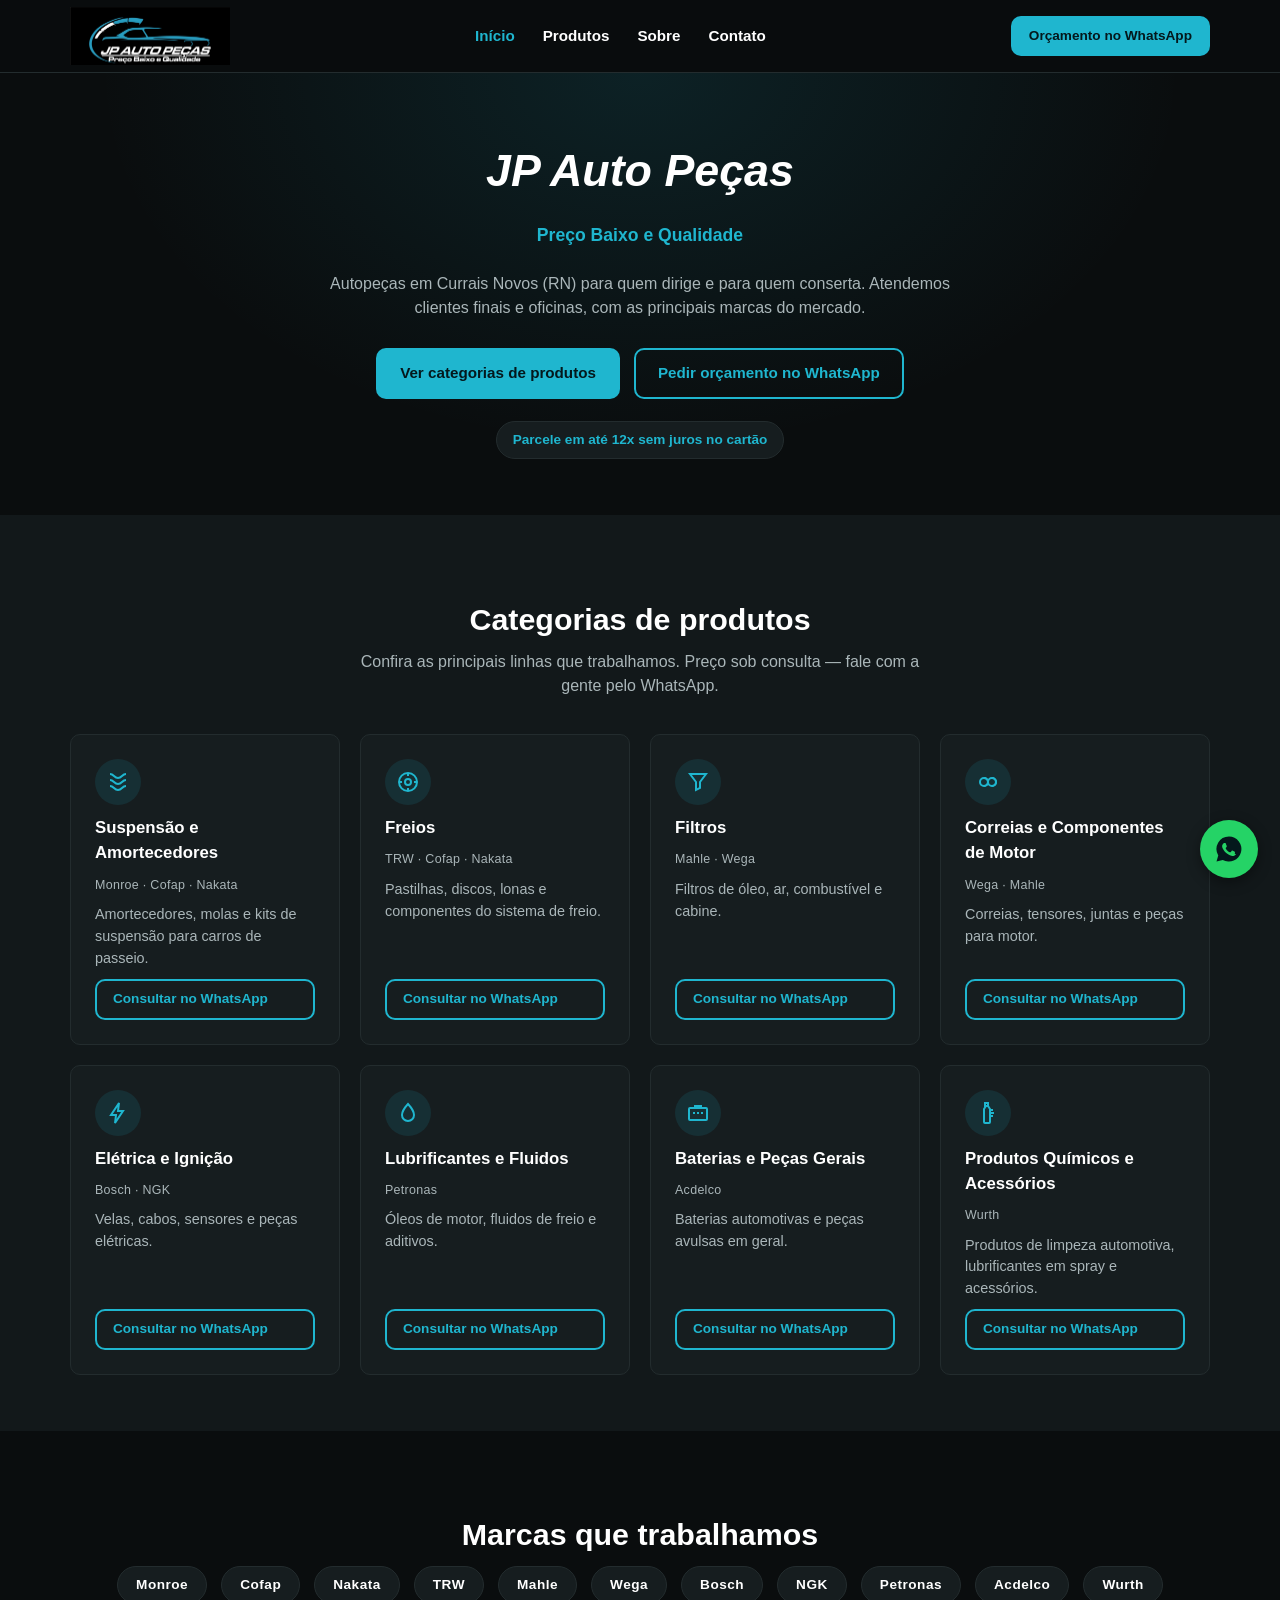
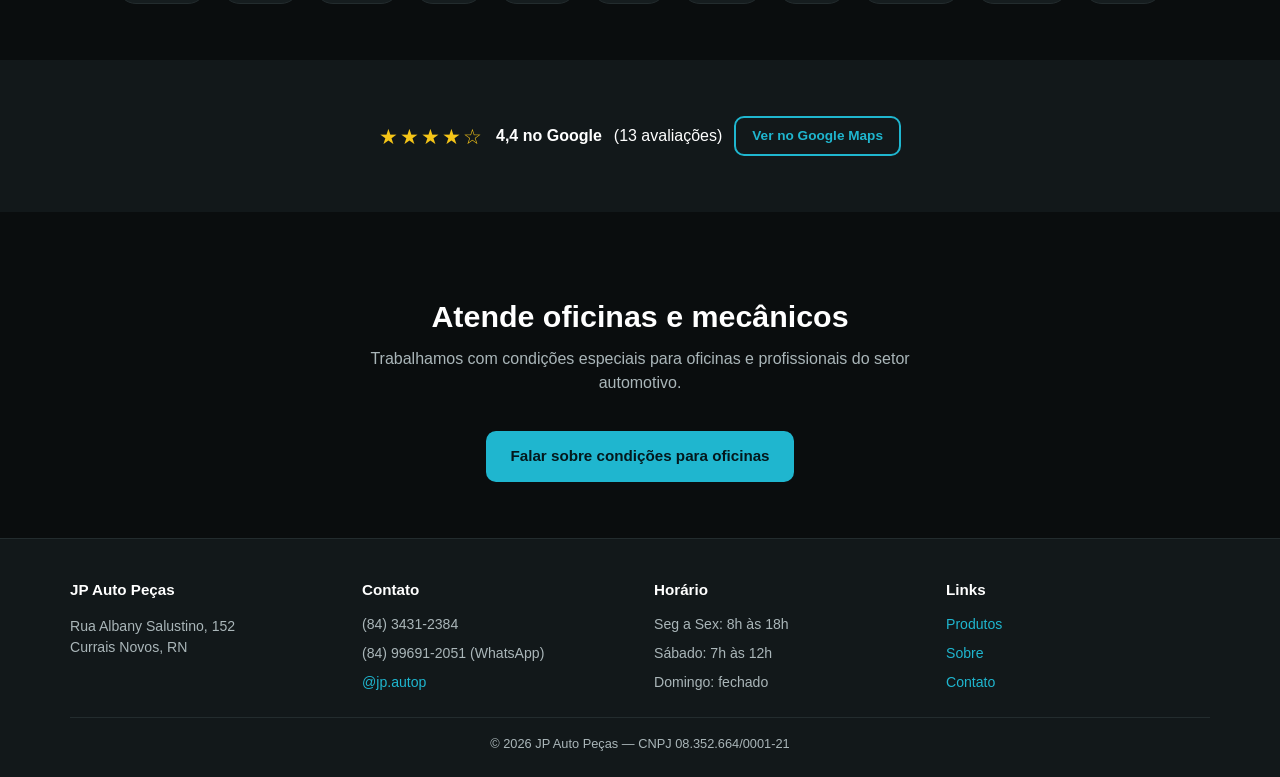
<file: index.html>
<!DOCTYPE html>
<html lang="pt-BR">
<head>
  <meta charset="UTF-8" />
  <meta name="viewport" content="width=device-width, initial-scale=1.0" />
  <title>JP Auto Peças — Preço Baixo e Qualidade | Currais Novos, RN</title>
  <meta name="description" content="JP Auto Peças: autopeças com preço baixo e qualidade em Currais Novos, RN. Atendemos B2C e oficinas. Peça seu orçamento pelo WhatsApp." />
  <link rel="stylesheet" href="css/style.css" />
  <link rel="icon" type="image/jpeg" href="assets/logo.jpeg" />
  <script type="application/ld+json">
  {
    "@context": "https://schema.org",
    "@type": "AutoPartsStore",
    "name": "JP Auto Peças",
    "slogan": "Preço Baixo e Qualidade",
    "image": "assets/logo.jpeg",
    "telephone": ["+5584996912051", "+558434312384"],
    "priceRange": "$$",
    "address": {
      "@type": "PostalAddress",
      "streetAddress": "Rua Albany Salustino, 152",
      "addressLocality": "Currais Novos",
      "addressRegion": "RN",
      "addressCountry": "BR"
    },
    "openingHoursSpecification": [
      { "@type": "OpeningHoursSpecification", "dayOfWeek": ["Monday","Tuesday","Wednesday","Thursday","Friday"], "opens": "08:00", "closes": "18:00" },
      { "@type": "OpeningHoursSpecification", "dayOfWeek": "Saturday", "opens": "07:00", "closes": "12:00" }
    ],
    "sameAs": ["https://instagram.com/jp.autop"]
  }
  </script>
</head>
<body>
  <header class="site-header">
    <div class="container">
      <a href="index.html" class="logo">
        <span class="logo-mark"><img src="assets/logo.jpeg" alt="JP Auto Peças - Preço Baixo e Qualidade" /></span>
      </a>
      <button class="nav-toggle" aria-label="Abrir menu">&#9776;</button>
      <nav class="main-nav">
        <a href="index.html" class="active">Início</a>
        <a href="produtos.html">Produtos</a>
        <a href="sobre.html">Sobre</a>
        <a href="contato.html">Contato</a>
      </nav>
      <div class="header-cta">
        <a class="btn btn-primary btn-small" target="_blank" rel="noopener"
           href="https://wa.me/5584996912051?text=Ol%C3%A1!%20Quero%20fazer%20um%20or%C3%A7amento.">
          <span>Orçamento no WhatsApp</span>
        </a>
      </div>
    </div>
  </header>

  <section class="hero">
    <div class="container">
      <h1>JP Auto Peças</h1>
      <p class="slogan">Preço Baixo e Qualidade</p>
      <p class="lead">Autopeças em Currais Novos (RN) para quem dirige e para quem conserta. Atendemos clientes finais e oficinas, com as principais marcas do mercado.</p>
      <div class="hero-actions">
        <a class="btn btn-primary" href="produtos.html">Ver categorias de produtos</a>
        <a class="btn btn-outline" target="_blank" rel="noopener"
           href="https://wa.me/5584996912051?text=Ol%C3%A1!%20Quero%20fazer%20um%20or%C3%A7amento.">Pedir orçamento no WhatsApp</a>
      </div>
      <span class="badge">Parcele em até 12x sem juros no cartão</span>
    </div>
  </section>

  <section class="alt">
    <div class="container">
      <h2 class="section-title">Categorias de produtos</h2>
      <p class="section-subtitle">Confira as principais linhas que trabalhamos. Preço sob consulta — fale com a gente pelo WhatsApp.</p>
      <div class="grid" id="home-categories"></div>
    </div>
  </section>

  <section>
    <div class="container">
      <h2 class="section-title">Marcas que trabalhamos</h2>
      <div class="brand-strip" id="brand-strip"></div>
    </div>
  </section>

  <section class="alt">
    <div class="container rating-box">
      <span class="stars">★★★★☆</span>
      <strong>4,4 no Google</strong>
      <span>(13 avaliações)</span>
      <a class="btn btn-outline btn-small" target="_blank" rel="noopener"
         href="https://www.google.com/maps/search/?api=1&query=JP+Auto+Pe%C3%A7as+Rua+Albany+Salustino+152+Currais+Novos+RN">
        Ver no Google Maps
      </a>
    </div>
  </section>

  <section>
    <div class="container">
      <h2 class="section-title">Atende oficinas e mecânicos</h2>
      <p class="section-subtitle">Trabalhamos com condições especiais para oficinas e profissionais do setor automotivo.</p>
      <div style="text-align:center">
        <a class="btn btn-primary" target="_blank" rel="noopener"
           href="https://wa.me/5584996912051?text=Ol%C3%A1!%20Sou%20de%20uma%20oficina%20e%20quero%20saber%20sobre%20condi%C3%A7%C3%B5es%20para%20mec%C3%A2nicos.">
          Falar sobre condições para oficinas
        </a>
      </div>
    </div>
  </section>

  <footer class="site-footer">
    <div class="container">
      <div class="footer-grid">
        <div>
          <h4>JP Auto Peças</h4>
          <p>Rua Albany Salustino, 152<br />Currais Novos, RN</p>
        </div>
        <div>
          <h4>Contato</h4>
          <ul>
            <li>(84) 3431-2384</li>
            <li>(84) 99691-2051 (WhatsApp)</li>
            <li><a href="https://instagram.com/jp.autop" target="_blank" rel="noopener">@jp.autop</a></li>
          </ul>
        </div>
        <div>
          <h4>Horário</h4>
          <ul>
            <li>Seg a Sex: 8h às 18h</li>
            <li>Sábado: 7h às 12h</li>
            <li>Domingo: fechado</li>
          </ul>
        </div>
        <div>
          <h4>Links</h4>
          <ul>
            <li><a href="produtos.html">Produtos</a></li>
            <li><a href="sobre.html">Sobre</a></li>
            <li><a href="contato.html">Contato</a></li>
          </ul>
        </div>
      </div>
      <div class="footer-bottom">
        © <span id="footer-year"></span> JP Auto Peças — CNPJ 08.352.664/0001-21
      </div>
    </div>
  </footer>

  <a class="whatsapp-float" target="_blank" rel="noopener" aria-label="Falar no WhatsApp"
     href="https://wa.me/5584996912051?text=Ol%C3%A1!%20Vim%20pelo%20site%20e%20gostaria%20de%20fazer%20um%20or%C3%A7amento.">
    <svg viewBox="0 0 24 24" fill="currentColor"><path d="M12 2a10 10 0 0 0-8.6 15.1L2 22l5-1.3A10 10 0 1 0 12 2zm5.6 14.2c-.2.6-1.4 1.2-1.9 1.3-.5.1-1.1.1-1.8-.1-.4-.1-.9-.3-1.6-.6-2.8-1.2-4.6-4-4.7-4.2-.1-.2-1.1-1.5-1.1-2.8 0-1.3.7-2 1-2.3.3-.3.6-.3.8-.3h.6c.2 0 .4 0 .6.5.2.6.7 1.7.7 1.8.1.2.1.3 0 .5-.2.4-.4.6-.7 1-.1.1-.2.3-.1.5.4.9 1 1.6 1.8 2.2.5.4 1.1.7 1.6.9.2.1.4.1.5-.1.3-.3.7-.9.9-1.1.2-.2.3-.2.5-.1l1.6.8c.2.1.4.2.4.4.1.2.1.7-.1 1.3z"/></svg>
  </a>

  <script src="js/data.js"></script>
  <script src="js/main.js"></script>
</body>
</html>
</file>
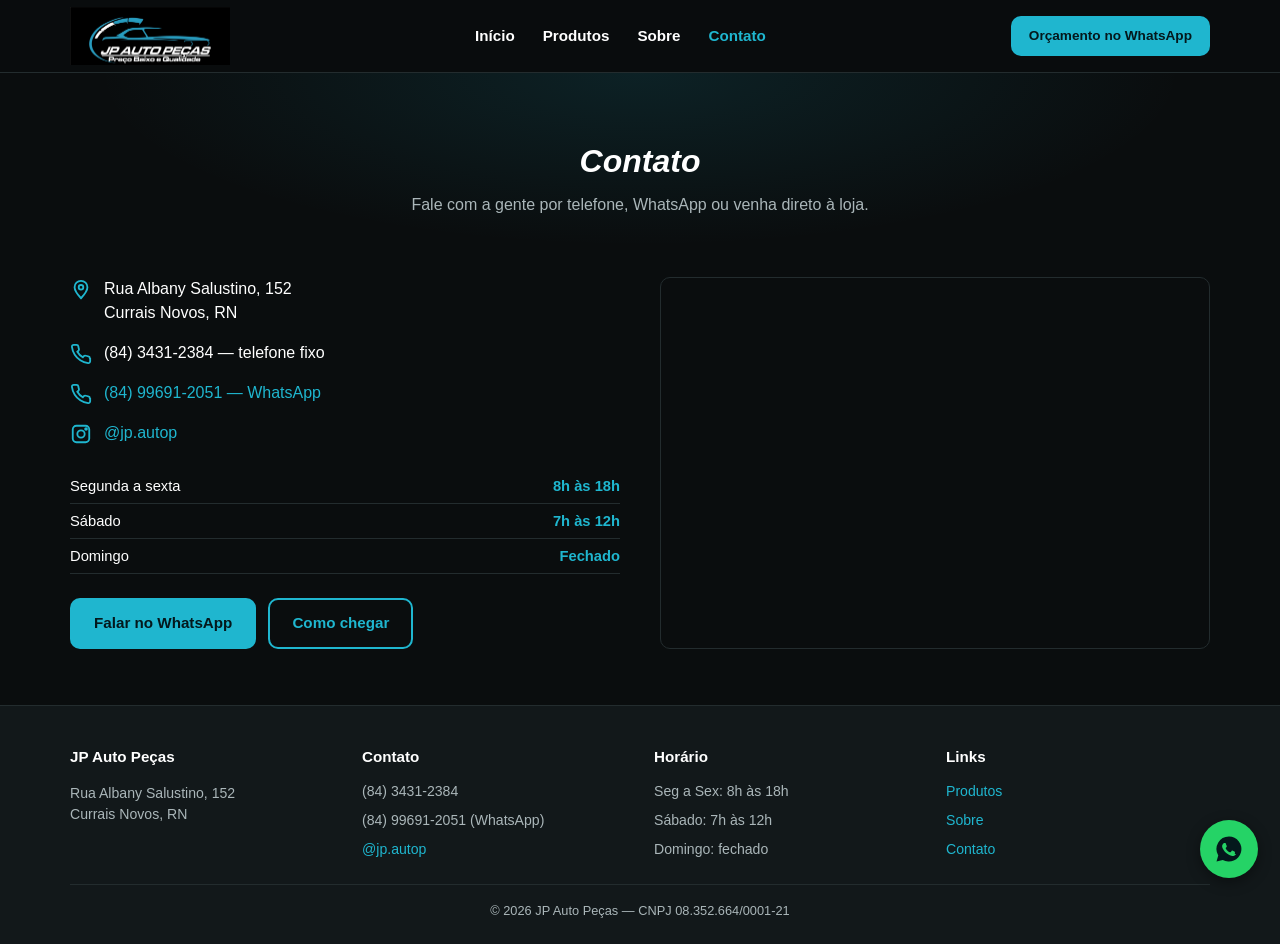
<file: contato.html>
<!DOCTYPE html>
<html lang="pt-BR">
<head>
  <meta charset="UTF-8" />
  <meta name="viewport" content="width=device-width, initial-scale=1.0" />
  <title>Contato — JP Auto Peças</title>
  <meta name="description" content="Endereço, telefone, WhatsApp e horário de funcionamento da JP Auto Peças em Currais Novos, RN." />
  <link rel="stylesheet" href="css/style.css" />
  <link rel="icon" type="image/jpeg" href="assets/logo.jpeg" />
</head>
<body>
  <header class="site-header">
    <div class="container">
      <a href="index.html" class="logo">
        <span class="logo-mark"><img src="assets/logo.jpeg" alt="JP Auto Peças - Preço Baixo e Qualidade" /></span>
      </a>
      <button class="nav-toggle" aria-label="Abrir menu">&#9776;</button>
      <nav class="main-nav">
        <a href="index.html">Início</a>
        <a href="produtos.html">Produtos</a>
        <a href="sobre.html">Sobre</a>
        <a href="contato.html" class="active">Contato</a>
      </nav>
      <div class="header-cta">
        <a class="btn btn-primary btn-small" target="_blank" rel="noopener"
           href="https://wa.me/5584996912051?text=Ol%C3%A1!%20Quero%20fazer%20um%20or%C3%A7amento.">
          <span>Orçamento no WhatsApp</span>
        </a>
      </div>
    </div>
  </header>

  <section class="hero" style="padding-bottom: 32px">
    <div class="container">
      <h1 style="font-size: 2rem">Contato</h1>
      <p class="lead">Fale com a gente por telefone, WhatsApp ou venha direto à loja.</p>
    </div>
  </section>

  <section style="padding-top: 0">
    <div class="container contact-grid">
      <div>
        <ul class="info-list">
          <li>
            <svg viewBox="0 0 24 24" fill="none" stroke="currentColor" stroke-width="2"><path d="M12 21s7-7.5 7-12a7 7 0 1 0-14 0c0 4.5 7 12 7 12z"/><circle cx="12" cy="9" r="2.5"/></svg>
            <span>Rua Albany Salustino, 152<br />Currais Novos, RN</span>
          </li>
          <li>
            <svg viewBox="0 0 24 24" fill="none" stroke="currentColor" stroke-width="2"><path d="M22 16.9v3a2 2 0 0 1-2.2 2 19.8 19.8 0 0 1-8.6-3.1 19.5 19.5 0 0 1-6-6A19.8 19.8 0 0 1 2.1 4.2 2 2 0 0 1 4.1 2h3a2 2 0 0 1 2 1.7c.1.9.3 1.8.6 2.7a2 2 0 0 1-.5 2.1L8 9.6a16 16 0 0 0 6 6l1.1-1.2a2 2 0 0 1 2.1-.5c.9.3 1.8.5 2.7.6a2 2 0 0 1 1.7 2z"/></svg>
            <span>(84) 3431-2384 — telefone fixo</span>
          </li>
          <li>
            <svg viewBox="0 0 24 24" fill="none" stroke="currentColor" stroke-width="2"><path d="M22 16.9v3a2 2 0 0 1-2.2 2 19.8 19.8 0 0 1-8.6-3.1 19.5 19.5 0 0 1-6-6A19.8 19.8 0 0 1 2.1 4.2 2 2 0 0 1 4.1 2h3a2 2 0 0 1 2 1.7c.1.9.3 1.8.6 2.7a2 2 0 0 1-.5 2.1L8 9.6a16 16 0 0 0 6 6l1.1-1.2a2 2 0 0 1 2.1-.5c.9.3 1.8.5 2.7.6a2 2 0 0 1 1.7 2z"/></svg>
            <span><a href="https://wa.me/5584996912051" target="_blank" rel="noopener">(84) 99691-2051 — WhatsApp</a></span>
          </li>
          <li>
            <svg viewBox="0 0 24 24" fill="none" stroke="currentColor" stroke-width="2"><rect x="3" y="3" width="18" height="18" rx="4"/><circle cx="12" cy="12" r="4"/><circle cx="17.5" cy="6.5" r="1"/></svg>
            <span><a href="https://instagram.com/jp.autop" target="_blank" rel="noopener">@jp.autop</a></span>
          </li>
        </ul>

        <table class="hours-table">
          <tr><td>Segunda a sexta</td><td>8h às 18h</td></tr>
          <tr><td>Sábado</td><td>7h às 12h</td></tr>
          <tr><td>Domingo</td><td>Fechado</td></tr>
        </table>

        <div style="margin-top: 24px; display:flex; gap:12px; flex-wrap:wrap">
          <a class="btn btn-primary" target="_blank" rel="noopener"
             href="https://wa.me/5584996912051?text=Ol%C3%A1!%20Quero%20fazer%20um%20or%C3%A7amento.">Falar no WhatsApp</a>
          <a class="btn btn-outline" target="_blank" rel="noopener"
             href="https://www.google.com/maps/search/?api=1&query=JP+Auto+Pe%C3%A7as+Rua+Albany+Salustino+152+Currais+Novos+RN">Como chegar</a>
        </div>
      </div>

      <div class="map-frame">
        <iframe
          src="https://www.google.com/maps?q=Rua+Albany+Salustino,+152,+Currais+Novos,+RN&output=embed"
          loading="lazy"
          referrerpolicy="no-referrer-when-downgrade"
          title="Mapa - JP Auto Peças"></iframe>
      </div>
    </div>
  </section>

  <footer class="site-footer">
    <div class="container">
      <div class="footer-grid">
        <div>
          <h4>JP Auto Peças</h4>
          <p>Rua Albany Salustino, 152<br />Currais Novos, RN</p>
        </div>
        <div>
          <h4>Contato</h4>
          <ul>
            <li>(84) 3431-2384</li>
            <li>(84) 99691-2051 (WhatsApp)</li>
            <li><a href="https://instagram.com/jp.autop" target="_blank" rel="noopener">@jp.autop</a></li>
          </ul>
        </div>
        <div>
          <h4>Horário</h4>
          <ul>
            <li>Seg a Sex: 8h às 18h</li>
            <li>Sábado: 7h às 12h</li>
            <li>Domingo: fechado</li>
          </ul>
        </div>
        <div>
          <h4>Links</h4>
          <ul>
            <li><a href="produtos.html">Produtos</a></li>
            <li><a href="sobre.html">Sobre</a></li>
            <li><a href="contato.html">Contato</a></li>
          </ul>
        </div>
      </div>
      <div class="footer-bottom">
        © <span id="footer-year"></span> JP Auto Peças — CNPJ 08.352.664/0001-21
      </div>
    </div>
  </footer>

  <a class="whatsapp-float" target="_blank" rel="noopener" aria-label="Falar no WhatsApp"
     href="https://wa.me/5584996912051?text=Ol%C3%A1!%20Quero%20fazer%20um%20or%C3%A7amento.">
    <svg viewBox="0 0 24 24" fill="currentColor"><path d="M12 2a10 10 0 0 0-8.6 15.1L2 22l5-1.3A10 10 0 1 0 12 2zm5.6 14.2c-.2.6-1.4 1.2-1.9 1.3-.5.1-1.1.1-1.8-.1-.4-.1-.9-.3-1.6-.6-2.8-1.2-4.6-4-4.7-4.2-.1-.2-1.1-1.5-1.1-2.8 0-1.3.7-2 1-2.3.3-.3.6-.3.8-.3h.6c.2 0 .4 0 .6.5.2.6.7 1.7.7 1.8.1.2.1.3 0 .5-.2.4-.4.6-.7 1-.1.1-.2.3-.1.5.4.9 1 1.6 1.8 2.2.5.4 1.1.7 1.6.9.2.1.4.1.5-.1.3-.3.7-.9.9-1.1.2-.2.3-.2.5-.1l1.6.8c.2.1.4.2.4.4.1.2.1.7-.1 1.3z"/></svg>
  </a>

  <script src="js/data.js"></script>
  <script src="js/main.js"></script>
</body>
</html>
</file>
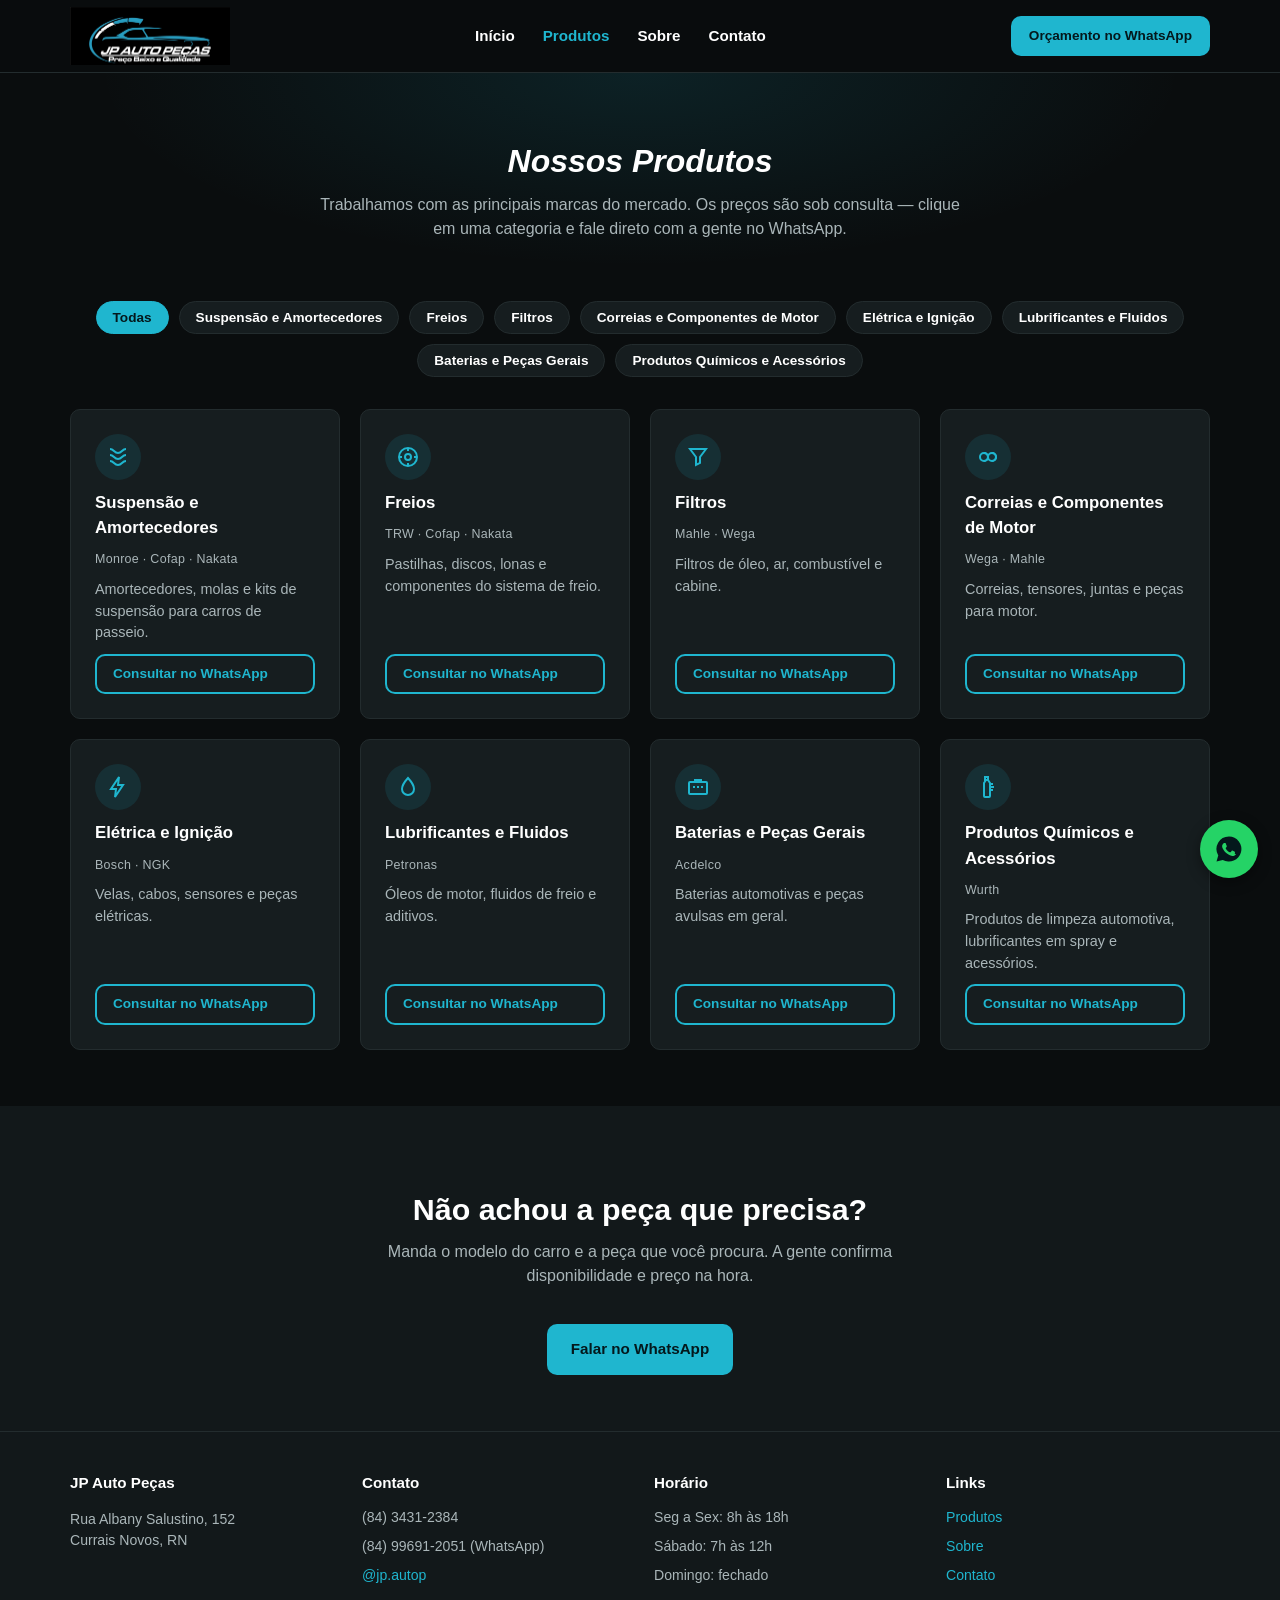
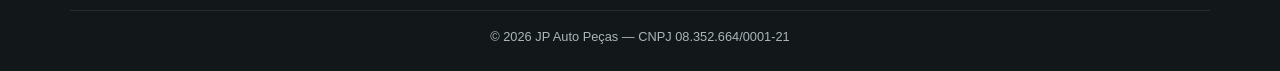
<file: produtos.html>
<!DOCTYPE html>
<html lang="pt-BR">
<head>
  <meta charset="UTF-8" />
  <meta name="viewport" content="width=device-width, initial-scale=1.0" />
  <title>Produtos — JP Auto Peças</title>
  <meta name="description" content="Categorias de autopeças da JP Auto Peças: suspensão, freios, filtros, elétrica, lubrificantes e mais. Consulte preço pelo WhatsApp." />
  <link rel="stylesheet" href="css/style.css" />
  <link rel="icon" type="image/jpeg" href="assets/logo.jpeg" />
</head>
<body>
  <header class="site-header">
    <div class="container">
      <a href="index.html" class="logo">
        <span class="logo-mark"><img src="assets/logo.jpeg" alt="JP Auto Peças - Preço Baixo e Qualidade" /></span>
      </a>
      <button class="nav-toggle" aria-label="Abrir menu">&#9776;</button>
      <nav class="main-nav">
        <a href="index.html">Início</a>
        <a href="produtos.html" class="active">Produtos</a>
        <a href="sobre.html">Sobre</a>
        <a href="contato.html">Contato</a>
      </nav>
      <div class="header-cta">
        <a class="btn btn-primary btn-small" target="_blank" rel="noopener"
           href="https://wa.me/5584996912051?text=Ol%C3%A1!%20Quero%20fazer%20um%20or%C3%A7amento.">
          <span>Orçamento no WhatsApp</span>
        </a>
      </div>
    </div>
  </header>

  <section class="hero" style="padding-bottom: 32px">
    <div class="container">
      <h1 style="font-size: 2rem">Nossos Produtos</h1>
      <p class="lead">Trabalhamos com as principais marcas do mercado. Os preços são sob consulta — clique em uma categoria e fale direto com a gente no WhatsApp.</p>
    </div>
  </section>

  <section style="padding-top: 0">
    <div class="container">
      <div class="filters" id="product-filters"></div>
      <div class="grid" id="products-grid"></div>
    </div>
  </section>

  <section class="alt">
    <div class="container" style="text-align:center">
      <h2 class="section-title">Não achou a peça que precisa?</h2>
      <p class="section-subtitle">Manda o modelo do carro e a peça que você procura. A gente confirma disponibilidade e preço na hora.</p>
      <a class="btn btn-primary" target="_blank" rel="noopener"
         href="https://wa.me/5584996912051?text=Ol%C3%A1!%20Estou%20procurando%20uma%20pe%C3%A7a%20e%20gostaria%20de%20saber%20disponibilidade.">
        Falar no WhatsApp
      </a>
    </div>
  </section>

  <footer class="site-footer">
    <div class="container">
      <div class="footer-grid">
        <div>
          <h4>JP Auto Peças</h4>
          <p>Rua Albany Salustino, 152<br />Currais Novos, RN</p>
        </div>
        <div>
          <h4>Contato</h4>
          <ul>
            <li>(84) 3431-2384</li>
            <li>(84) 99691-2051 (WhatsApp)</li>
            <li><a href="https://instagram.com/jp.autop" target="_blank" rel="noopener">@jp.autop</a></li>
          </ul>
        </div>
        <div>
          <h4>Horário</h4>
          <ul>
            <li>Seg a Sex: 8h às 18h</li>
            <li>Sábado: 7h às 12h</li>
            <li>Domingo: fechado</li>
          </ul>
        </div>
        <div>
          <h4>Links</h4>
          <ul>
            <li><a href="produtos.html">Produtos</a></li>
            <li><a href="sobre.html">Sobre</a></li>
            <li><a href="contato.html">Contato</a></li>
          </ul>
        </div>
      </div>
      <div class="footer-bottom">
        © <span id="footer-year"></span> JP Auto Peças — CNPJ 08.352.664/0001-21
      </div>
    </div>
  </footer>

  <a class="whatsapp-float" target="_blank" rel="noopener" aria-label="Falar no WhatsApp"
     href="https://wa.me/5584996912051?text=Ol%C3%A1!%20Estou%20procurando%20uma%20pe%C3%A7a%20e%20gostaria%20de%20saber%20disponibilidade.">
    <svg viewBox="0 0 24 24" fill="currentColor"><path d="M12 2a10 10 0 0 0-8.6 15.1L2 22l5-1.3A10 10 0 1 0 12 2zm5.6 14.2c-.2.6-1.4 1.2-1.9 1.3-.5.1-1.1.1-1.8-.1-.4-.1-.9-.3-1.6-.6-2.8-1.2-4.6-4-4.7-4.2-.1-.2-1.1-1.5-1.1-2.8 0-1.3.7-2 1-2.3.3-.3.6-.3.8-.3h.6c.2 0 .4 0 .6.5.2.6.7 1.7.7 1.8.1.2.1.3 0 .5-.2.4-.4.6-.7 1-.1.1-.2.3-.1.5.4.9 1 1.6 1.8 2.2.5.4 1.1.7 1.6.9.2.1.4.1.5-.1.3-.3.7-.9.9-1.1.2-.2.3-.2.5-.1l1.6.8c.2.1.4.2.4.4.1.2.1.7-.1 1.3z"/></svg>
  </a>

  <script src="js/data.js"></script>
  <script src="js/main.js"></script>
</body>
</html>
</file>
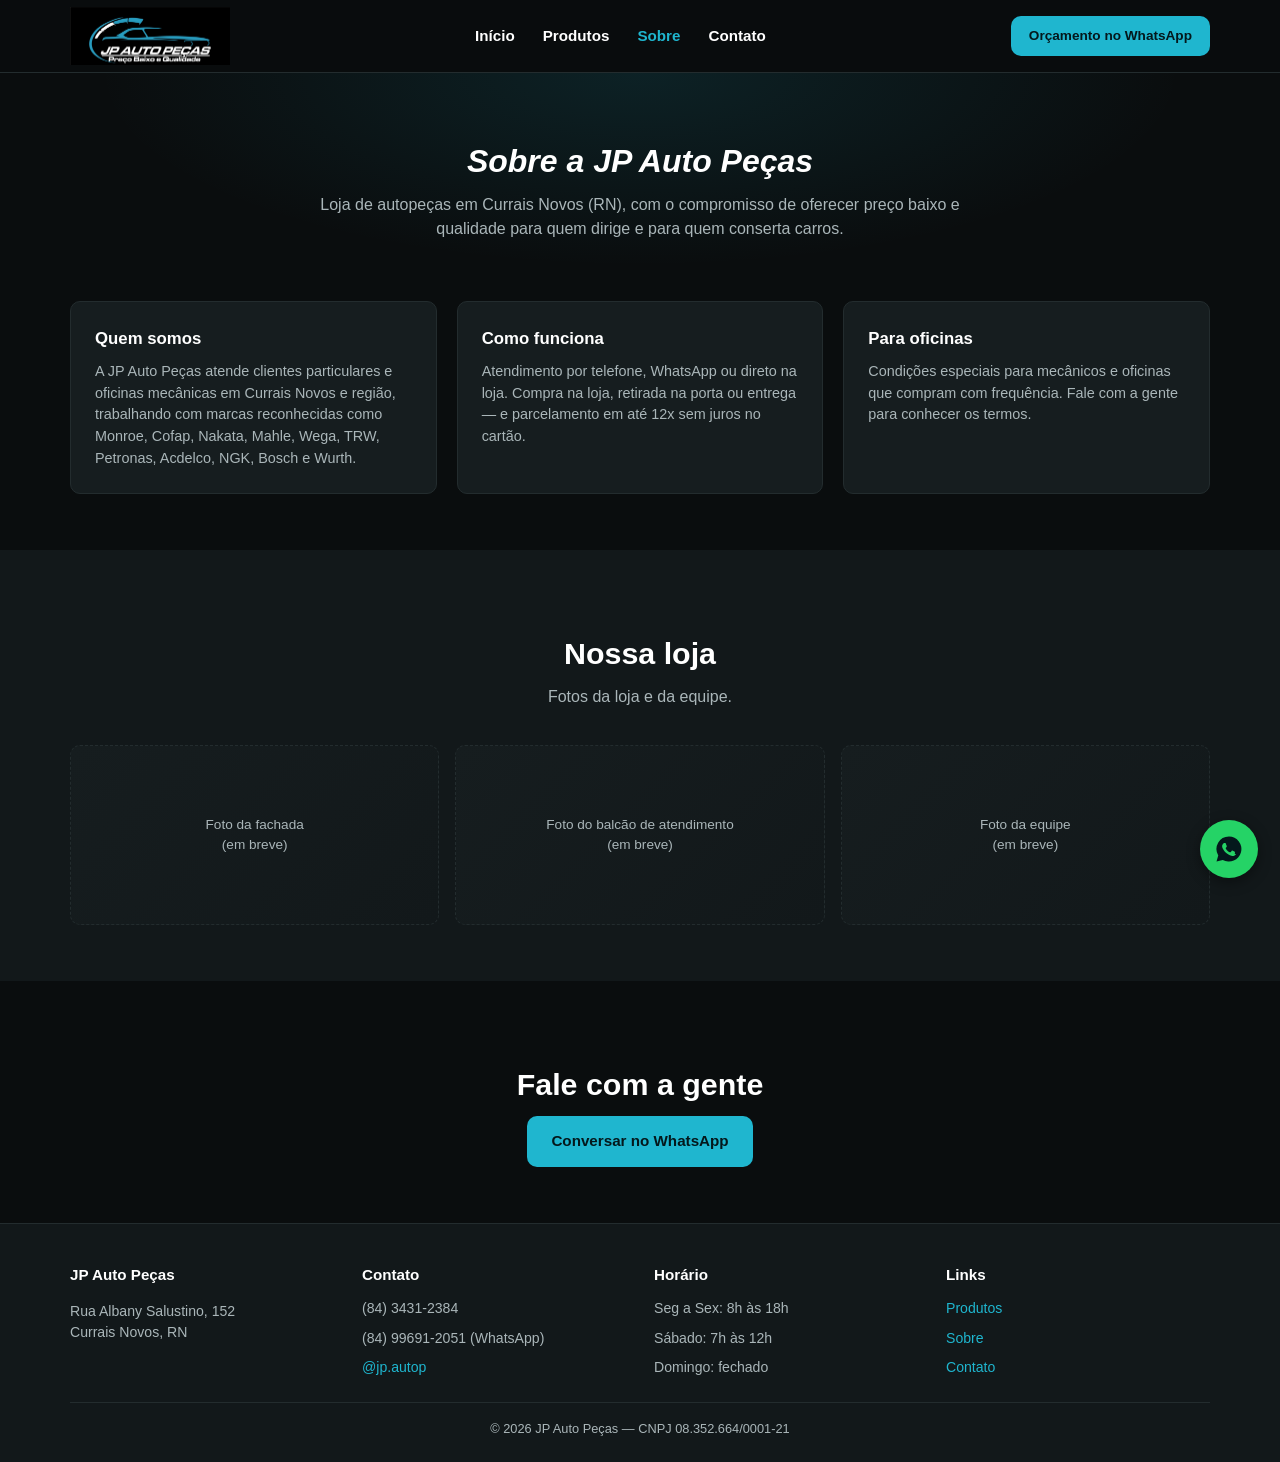
<file: sobre.html>
<!DOCTYPE html>
<html lang="pt-BR">
<head>
  <meta charset="UTF-8" />
  <meta name="viewport" content="width=device-width, initial-scale=1.0" />
  <title>Sobre — JP Auto Peças</title>
  <meta name="description" content="Conheça a JP Auto Peças, loja de autopeças em Currais Novos, RN. Preço baixo e qualidade para clientes e oficinas." />
  <link rel="stylesheet" href="css/style.css" />
  <link rel="icon" type="image/jpeg" href="assets/logo.jpeg" />
</head>
<body>
  <header class="site-header">
    <div class="container">
      <a href="index.html" class="logo">
        <span class="logo-mark"><img src="assets/logo.jpeg" alt="JP Auto Peças - Preço Baixo e Qualidade" /></span>
      </a>
      <button class="nav-toggle" aria-label="Abrir menu">&#9776;</button>
      <nav class="main-nav">
        <a href="index.html">Início</a>
        <a href="produtos.html">Produtos</a>
        <a href="sobre.html" class="active">Sobre</a>
        <a href="contato.html">Contato</a>
      </nav>
      <div class="header-cta">
        <a class="btn btn-primary btn-small" target="_blank" rel="noopener"
           href="https://wa.me/5584996912051?text=Ol%C3%A1!%20Quero%20fazer%20um%20or%C3%A7amento.">
          <span>Orçamento no WhatsApp</span>
        </a>
      </div>
    </div>
  </header>

  <section class="hero" style="padding-bottom: 32px">
    <div class="container">
      <h1 style="font-size: 2rem">Sobre a JP Auto Peças</h1>
      <p class="lead">Loja de autopeças em Currais Novos (RN), com o compromisso de oferecer preço baixo e qualidade para quem dirige e para quem conserta carros.</p>
    </div>
  </section>

  <section style="padding-top: 0">
    <div class="container">
      <div class="grid" style="grid-template-columns: repeat(auto-fit, minmax(280px, 1fr))">
        <div class="card">
          <h3>Quem somos</h3>
          <p>A JP Auto Peças atende clientes particulares e oficinas mecânicas em Currais Novos e região, trabalhando com marcas reconhecidas como Monroe, Cofap, Nakata, Mahle, Wega, TRW, Petronas, Acdelco, NGK, Bosch e Wurth.</p>
        </div>
        <div class="card">
          <h3>Como funciona</h3>
          <p>Atendimento por telefone, WhatsApp ou direto na loja. Compra na loja, retirada na porta ou entrega — e parcelamento em até 12x sem juros no cartão.</p>
        </div>
        <div class="card">
          <h3>Para oficinas</h3>
          <p>Condições especiais para mecânicos e oficinas que compram com frequência. Fale com a gente para conhecer os termos.</p>
        </div>
      </div>
    </div>
  </section>

  <section class="alt">
    <div class="container">
      <h2 class="section-title">Nossa loja</h2>
      <p class="section-subtitle">Fotos da loja e da equipe.</p>
      <div class="gallery-grid">
        <div class="photo-placeholder">Foto da fachada<br />(em breve)</div>
        <div class="photo-placeholder">Foto do balcão de atendimento<br />(em breve)</div>
        <div class="photo-placeholder">Foto da equipe<br />(em breve)</div>
      </div>
    </div>
  </section>

  <section style="text-align:center">
    <div class="container">
      <h2 class="section-title">Fale com a gente</h2>
      <a class="btn btn-primary" target="_blank" rel="noopener"
         href="https://wa.me/5584996912051?text=Ol%C3%A1!%20Quero%20saber%20mais%20sobre%20a%20JP%20Auto%20Pe%C3%A7as.">
        Conversar no WhatsApp
      </a>
    </div>
  </section>

  <footer class="site-footer">
    <div class="container">
      <div class="footer-grid">
        <div>
          <h4>JP Auto Peças</h4>
          <p>Rua Albany Salustino, 152<br />Currais Novos, RN</p>
        </div>
        <div>
          <h4>Contato</h4>
          <ul>
            <li>(84) 3431-2384</li>
            <li>(84) 99691-2051 (WhatsApp)</li>
            <li><a href="https://instagram.com/jp.autop" target="_blank" rel="noopener">@jp.autop</a></li>
          </ul>
        </div>
        <div>
          <h4>Horário</h4>
          <ul>
            <li>Seg a Sex: 8h às 18h</li>
            <li>Sábado: 7h às 12h</li>
            <li>Domingo: fechado</li>
          </ul>
        </div>
        <div>
          <h4>Links</h4>
          <ul>
            <li><a href="produtos.html">Produtos</a></li>
            <li><a href="sobre.html">Sobre</a></li>
            <li><a href="contato.html">Contato</a></li>
          </ul>
        </div>
      </div>
      <div class="footer-bottom">
        © <span id="footer-year"></span> JP Auto Peças — CNPJ 08.352.664/0001-21
      </div>
    </div>
  </footer>

  <a class="whatsapp-float" target="_blank" rel="noopener" aria-label="Falar no WhatsApp"
     href="https://wa.me/5584996912051?text=Ol%C3%A1!%20Quero%20saber%20mais%20sobre%20a%20JP%20Auto%20Pe%C3%A7as.">
    <svg viewBox="0 0 24 24" fill="currentColor"><path d="M12 2a10 10 0 0 0-8.6 15.1L2 22l5-1.3A10 10 0 1 0 12 2zm5.6 14.2c-.2.6-1.4 1.2-1.9 1.3-.5.1-1.1.1-1.8-.1-.4-.1-.9-.3-1.6-.6-2.8-1.2-4.6-4-4.7-4.2-.1-.2-1.1-1.5-1.1-2.8 0-1.3.7-2 1-2.3.3-.3.6-.3.8-.3h.6c.2 0 .4 0 .6.5.2.6.7 1.7.7 1.8.1.2.1.3 0 .5-.2.4-.4.6-.7 1-.1.1-.2.3-.1.5.4.9 1 1.6 1.8 2.2.5.4 1.1.7 1.6.9.2.1.4.1.5-.1.3-.3.7-.9.9-1.1.2-.2.3-.2.5-.1l1.6.8c.2.1.4.2.4.4.1.2.1.7-.1 1.3z"/></svg>
  </a>

  <script src="js/data.js"></script>
  <script src="js/main.js"></script>
</body>
</html>
</file>
<file: css/style.css>
:root {
  --bg: #0a0d0e;
  --bg-alt: #12181a;
  --bg-card: #161d1f;
  --teal: #1fb6cf;
  --teal-dark: #0e7d92;
  --white: #ffffff;
  --text-muted: #aab6b9;
  --border: #232c2e;
  --radius: 10px;
  --max-width: 1180px;
  font-size: 16px;
}

* {
  box-sizing: border-box;
}

html, body {
  margin: 0;
  padding: 0;
  overflow-x: hidden;
}

body {
  background: var(--bg);
  color: var(--white);
  font-family: "Segoe UI", Arial, Helvetica, sans-serif;
  line-height: 1.5;
}

a {
  color: var(--teal);
  text-decoration: none;
}

img {
  max-width: 100%;
  display: block;
}

.container {
  width: 100%;
  max-width: var(--max-width);
  margin: 0 auto;
  padding: 0 20px;
}

/* Header */
.site-header {
  position: sticky;
  top: 0;
  z-index: 50;
  background: rgba(10, 13, 14, 0.95);
  border-bottom: 1px solid var(--border);
  backdrop-filter: blur(6px);
}

.site-header .container {
  display: flex;
  align-items: center;
  justify-content: space-between;
  height: 72px;
}

.logo {
  display: flex;
  align-items: center;
  min-width: 0;
}

.logo-mark {
  display: block;
  width: clamp(110px, 22vw, 160px);
  aspect-ratio: 1280 / 460;
  overflow: hidden;
  flex-shrink: 0;
}

.logo-mark img {
  width: 100%;
  height: auto;
  display: block;
}

nav.main-nav {
  display: flex;
  align-items: center;
  gap: 28px;
}

nav.main-nav a {
  color: var(--white);
  font-weight: 600;
  font-size: 0.95rem;
}

nav.main-nav a:hover,
nav.main-nav a.active {
  color: var(--teal);
}

.nav-toggle {
  display: none;
  background: none;
  border: none;
  color: var(--white);
  font-size: 1.6rem;
  cursor: pointer;
}

.header-cta {
  display: flex;
  align-items: center;
  gap: 16px;
}

/* Buttons */
.btn {
  display: inline-flex;
  align-items: center;
  gap: 8px;
  padding: 12px 22px;
  border-radius: var(--radius);
  font-weight: 700;
  font-size: 0.95rem;
  border: 2px solid transparent;
  cursor: pointer;
}

.btn-primary {
  background: var(--teal);
  color: #04181c;
}

.btn-primary:hover {
  background: var(--teal-dark);
  color: var(--white);
}

.btn-outline {
  border-color: var(--teal);
  color: var(--teal);
  background: transparent;
}

.btn-outline:hover {
  background: var(--teal);
  color: #04181c;
}

.btn-small {
  padding: 8px 16px;
  font-size: 0.85rem;
}

/* Hero */
.hero {
  padding: 64px 0 56px;
  text-align: center;
  background: radial-gradient(ellipse at top, rgba(31, 182, 207, 0.12), transparent 60%);
}

.hero h1 {
  font-size: clamp(1.8rem, 4vw, 2.8rem);
  font-style: italic;
  font-weight: 800;
  margin: 0 0 8px;
}

.hero .slogan {
  color: var(--teal);
  font-weight: 600;
  font-size: 1.1rem;
  margin-bottom: 24px;
}

.hero p.lead {
  color: var(--text-muted);
  max-width: 640px;
  margin: 0 auto 28px;
}

.hero-actions {
  display: flex;
  gap: 14px;
  justify-content: center;
  flex-wrap: wrap;
  margin-bottom: 22px;
}

.badge {
  display: inline-flex;
  align-items: center;
  gap: 8px;
  background: var(--bg-card);
  border: 1px solid var(--border);
  color: var(--teal);
  font-weight: 700;
  font-size: 0.85rem;
  padding: 8px 16px;
  border-radius: 30px;
}

/* Sections */
section {
  padding: 56px 0;
}

section.alt {
  background: var(--bg-alt);
}

.section-title {
  text-align: center;
  margin-bottom: 8px;
  font-size: clamp(1.4rem, 3vw, 1.9rem);
  font-weight: 800;
}

.section-subtitle {
  text-align: center;
  color: var(--text-muted);
  max-width: 560px;
  margin: 0 auto 36px;
}

/* Category grid */
.grid {
  display: grid;
  grid-template-columns: repeat(auto-fit, minmax(240px, 1fr));
  gap: 20px;
}

.card {
  background: var(--bg-card);
  border: 1px solid var(--border);
  border-radius: var(--radius);
  padding: 24px;
  display: flex;
  flex-direction: column;
  gap: 10px;
  transition: transform 0.15s ease, border-color 0.15s ease;
}

.card:hover {
  transform: translateY(-3px);
  border-color: var(--teal);
}

.card-icon {
  width: 46px;
  height: 46px;
  border-radius: 50%;
  background: rgba(31, 182, 207, 0.12);
  display: flex;
  align-items: center;
  justify-content: center;
  color: var(--teal);
}

.card-icon svg {
  width: 24px;
  height: 24px;
}

.card h3 {
  margin: 0;
  font-size: 1.05rem;
}

.card .brands {
  font-size: 0.78rem;
  color: var(--text-muted);
  letter-spacing: 0.3px;
}

.card p {
  color: var(--text-muted);
  font-size: 0.9rem;
  margin: 0;
  flex-grow: 1;
}

/* Brands strip */
.brand-strip {
  display: flex;
  flex-wrap: wrap;
  gap: 14px;
  justify-content: center;
}

.brand-pill {
  border: 1px solid var(--border);
  background: var(--bg-card);
  color: var(--white);
  padding: 8px 18px;
  border-radius: 30px;
  font-weight: 700;
  font-size: 0.85rem;
  letter-spacing: 0.5px;
}

/* Social proof */
.rating-box {
  display: flex;
  align-items: center;
  justify-content: center;
  gap: 12px;
  flex-wrap: wrap;
}

.stars {
  color: #f5c518;
  font-size: 1.3rem;
  letter-spacing: 2px;
}

/* Photo placeholder */
.photo-placeholder {
  background: linear-gradient(135deg, var(--bg-card), var(--bg-alt));
  border: 1px dashed var(--border);
  border-radius: var(--radius);
  display: flex;
  align-items: center;
  justify-content: center;
  color: var(--text-muted);
  font-size: 0.85rem;
  text-align: center;
  padding: 20px;
  min-height: 180px;
}

.gallery-grid {
  display: grid;
  grid-template-columns: repeat(auto-fit, minmax(200px, 1fr));
  gap: 16px;
}

/* Filters (produtos.html) */
.filters {
  display: flex;
  flex-wrap: wrap;
  gap: 10px;
  justify-content: center;
  margin-bottom: 32px;
}

.filter-btn {
  border: 1px solid var(--border);
  background: var(--bg-card);
  color: var(--white);
  padding: 8px 16px;
  border-radius: 30px;
  font-size: 0.85rem;
  font-weight: 600;
  cursor: pointer;
}

.filter-btn.active,
.filter-btn:hover {
  background: var(--teal);
  border-color: var(--teal);
  color: #04181c;
}

/* Contact page */
.contact-grid {
  display: grid;
  grid-template-columns: 1fr 1fr;
  gap: 40px;
  align-items: start;
}

.info-list {
  list-style: none;
  padding: 0;
  margin: 0 0 24px;
  display: flex;
  flex-direction: column;
  gap: 16px;
}

.info-list li {
  display: flex;
  gap: 12px;
  align-items: flex-start;
}

.info-list svg {
  width: 22px;
  height: 22px;
  color: var(--teal);
  flex-shrink: 0;
  margin-top: 2px;
}

.hours-table {
  width: 100%;
  border-collapse: collapse;
  margin-top: 8px;
}

.hours-table td {
  padding: 6px 0;
  border-bottom: 1px solid var(--border);
  font-size: 0.92rem;
}

.hours-table td:last-child {
  text-align: right;
  color: var(--teal);
  font-weight: 600;
}

.map-frame {
  width: 100%;
  height: 100%;
  min-height: 360px;
  border: 1px solid var(--border);
  border-radius: var(--radius);
  overflow: hidden;
}

.map-frame iframe {
  width: 100%;
  height: 100%;
  border: 0;
}

/* Footer */
footer.site-footer {
  background: var(--bg-alt);
  border-top: 1px solid var(--border);
  padding: 40px 0 24px;
  font-size: 0.88rem;
  color: var(--text-muted);
}

.footer-grid {
  display: grid;
  grid-template-columns: repeat(auto-fit, minmax(200px, 1fr));
  gap: 28px;
  margin-bottom: 24px;
}

.footer-grid h4 {
  color: var(--white);
  margin: 0 0 12px;
  font-size: 0.95rem;
}

.footer-grid ul {
  list-style: none;
  padding: 0;
  margin: 0;
  display: flex;
  flex-direction: column;
  gap: 8px;
}

.footer-bottom {
  border-top: 1px solid var(--border);
  padding-top: 16px;
  text-align: center;
  font-size: 0.8rem;
}

/* Floating WhatsApp */
.whatsapp-float {
  position: fixed;
  bottom: 22px;
  right: 22px;
  z-index: 60;
  background: #25d366;
  color: #04181c;
  width: 58px;
  height: 58px;
  border-radius: 50%;
  display: flex;
  align-items: center;
  justify-content: center;
  box-shadow: 0 4px 14px rgba(0, 0, 0, 0.4);
}

.whatsapp-float svg {
  width: 30px;
  height: 30px;
  color: #04181c;
}

/* Responsive */
@media (max-width: 880px) {
  .contact-grid {
    grid-template-columns: 1fr;
  }

  nav.main-nav {
    position: absolute;
    top: 72px;
    left: 0;
    right: 0;
    background: var(--bg-alt);
    border-bottom: 1px solid var(--border);
    flex-direction: column;
    align-items: flex-start;
    padding: 16px 20px;
    gap: 16px;
    display: none;
  }

  nav.main-nav.open {
    display: flex;
  }

  .nav-toggle {
    display: block;
  }

  .header-cta {
    display: none;
  }
}
</file>
